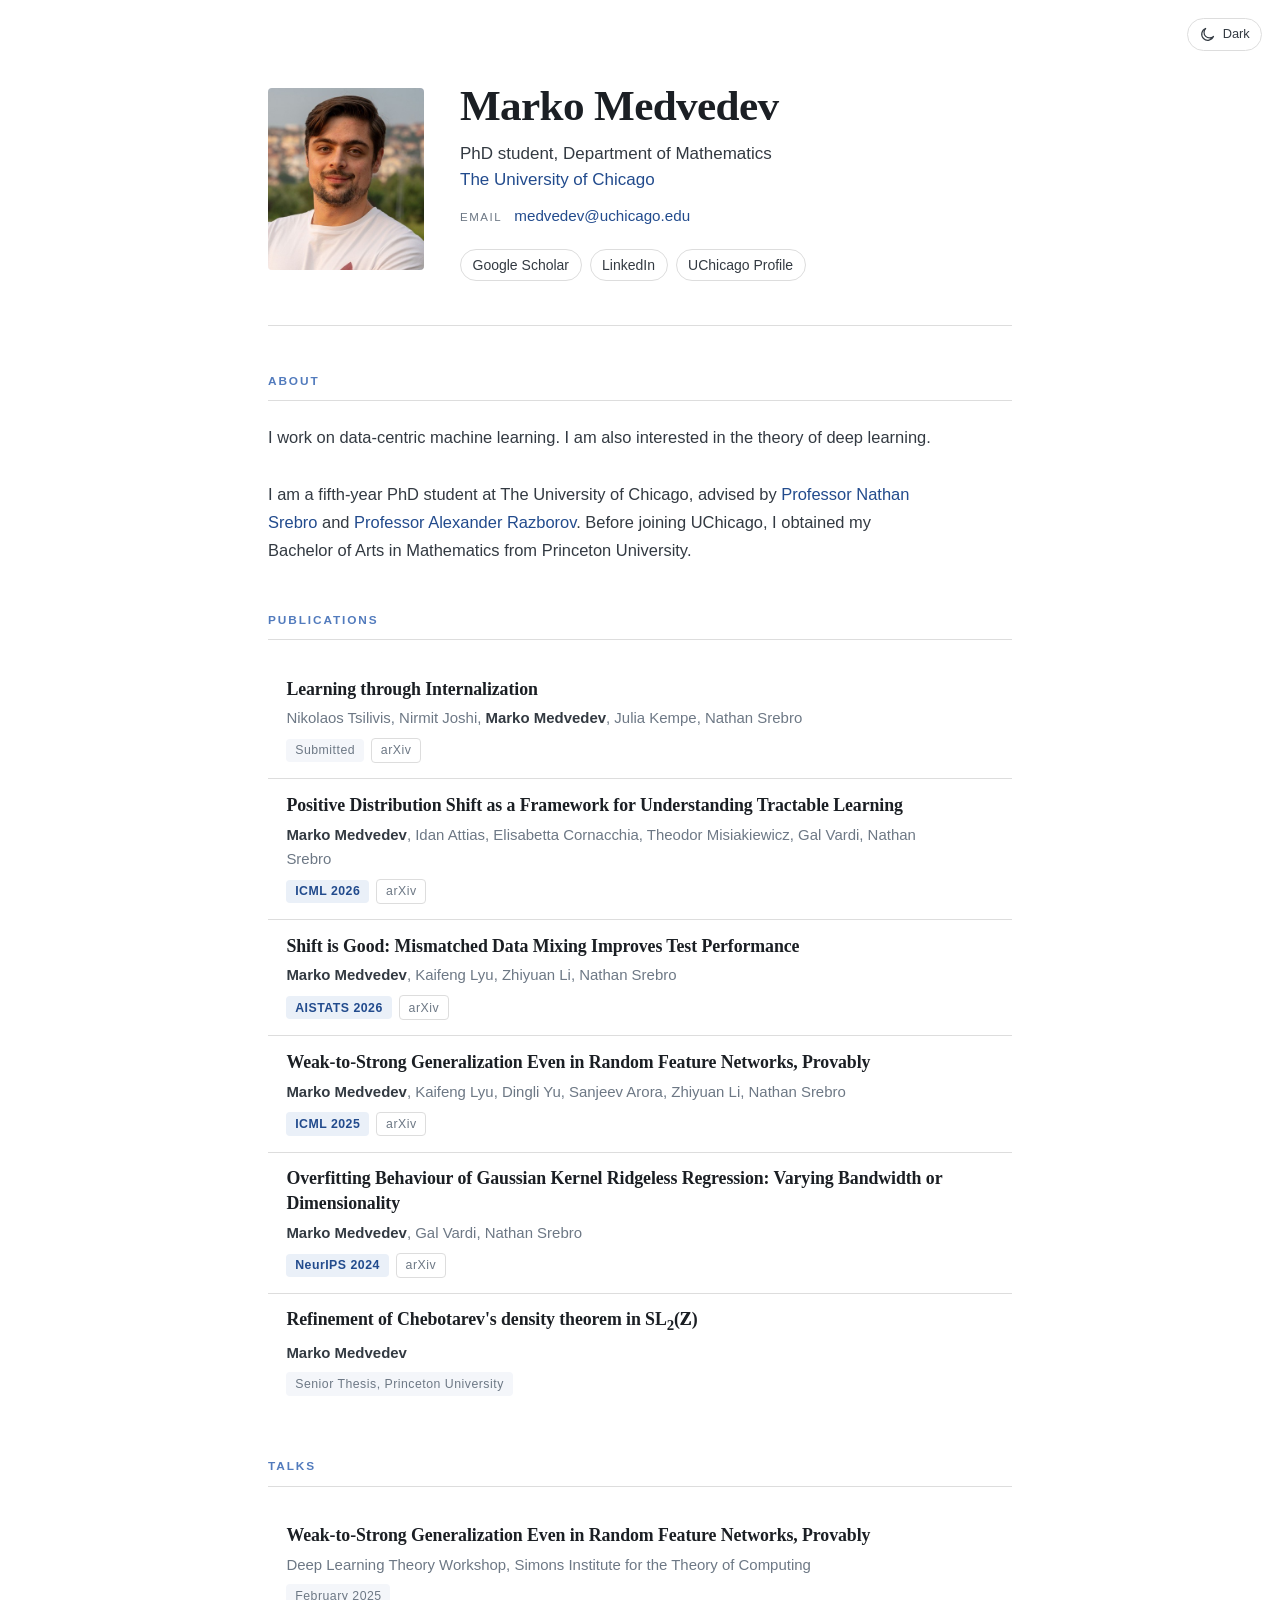
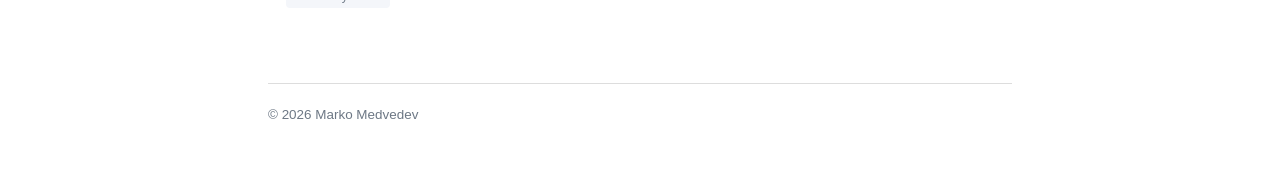
<file: index.html>
<!DOCTYPE html>
<html lang="en">
<head>
<meta charset="utf-8" />
<meta name="viewport" content="width=device-width, initial-scale=1" />
<title>Marko Medvedev's Personal Page</title>
<meta name="description" content="Marko Medvedev — PhD student in the Department of Mathematics at the University of Chicago, working on the theory of machine learning and deep learning." />
<meta name="author" content="Marko Medvedev" />
<link rel="canonical" href="https://marko-medvedev.github.io/" />
<link rel="icon" href="assets/uchicago-shield.svg" type="image/svg+xml" />
<link rel="alternate icon" href="assets/favicon-32.png" sizes="32x32" type="image/png" />
<link rel="apple-touch-icon" href="assets/apple-touch-icon.png" />
<meta name="theme-color" content="#ffffff" />
<meta property="og:type" content="website" />
<meta property="og:title" content="Marko Medvedev" />
<meta property="og:description" content="PhD student in the Department of Mathematics, University of Chicago. Theory of machine learning and deep learning." />
<meta property="og:url" content="https://marko-medvedev.github.io/" />
<meta property="og:image" content="https://marko-medvedev.github.io/assets/marko-medvedev.jpg" />
<meta name="twitter:card" content="summary" />
<link rel="stylesheet" href="css/style.css" />
<script>
(function () {
  /* Light is the default. Only an explicit past choice can select dark. */
  try {
    var saved = localStorage.getItem("theme");
    if (saved === "dark" || saved === "light") {
      document.documentElement.setAttribute("data-theme", saved);
    }
  } catch (e) {}
})();
</script>
</head>
<body>
<a class="skip" href="#about">Skip to content</a>

<main class="page">

  <button id="theme-toggle" class="theme-toggle" type="button"
          aria-label="Switch to dark theme" aria-pressed="false" hidden>
    <svg class="icon-sun" width="17" height="17" viewBox="0 0 24 24" aria-hidden="true"
         fill="none" stroke="currentColor" stroke-width="1.7" stroke-linecap="round">
      <circle cx="12" cy="12" r="4.2" />
      <path d="M12 2.4v2.3M12 19.3v2.3M4.22 4.22l1.63 1.63M18.15 18.15l1.63 1.63M2.4 12h2.3M19.3 12h2.3M4.22 19.78l1.63-1.63M18.15 5.85l1.63-1.63" />
    </svg>
    <svg class="icon-moon" width="17" height="17" viewBox="0 0 24 24" aria-hidden="true"
         fill="none" stroke="currentColor" stroke-width="1.7" stroke-linecap="round"
         stroke-linejoin="round">
      <path d="M20.5 14.6A8.6 8.6 0 1 1 9.4 3.5a6.9 6.9 0 0 0 11.1 11.1z" />
    </svg>
    <span class="theme-toggle-text">Dark</span>
  </button>

  <header class="masthead">
    <div class="portrait">
      <img src="assets/marko-medvedev.jpg" alt="Portrait of Marko Medvedev" width="654" height="760" />
    </div>
    <div class="identity">
      <h1>Marko Medvedev</h1>
      <p class="affiliation">
        PhD student, Department of Mathematics<br />
        <a href="https://www.math.uchicago.edu">The University of Chicago</a>
      </p>
      <p class="contact" id="contact">
        <span class="label">Email</span>
        <span class="email" data-user="medvedev" data-domain="uchicago.edu">
          <i>[last name]</i> at uchicago dot edu
        </span>
      </p>
      <nav class="links" aria-label="Profiles">
        <a href="https://scholar.google.com/citations?user=ftjH16EAAAAJ&amp;hl=en&amp;oi=ao">Google&nbsp;Scholar</a>
        <a href="https://www.linkedin.com/in/marko-medvedev">LinkedIn</a>
        <a href="https://mathematics.uchicago.edu/people/profile/marko-medvedev/">UChicago&nbsp;Profile</a>
      </nav>
    </div>
  </header>

  <section class="section" id="about">
    <h2 class="section-title">About</h2>
    <p class="lede">
      I work on data-centric machine learning. I am also interested in the theory of
      deep learning.
    </p>
    <p class="lede">
      I am a fifth-year PhD student at The University of Chicago, advised by
      <a href="https://nati.ttic.edu">Professor Nathan Srebro</a> and
      <a href="https://people.cs.uchicago.edu/~razborov/">Professor Alexander Razborov</a>.
      Before joining UChicago, I obtained my Bachelor of Arts in Mathematics from
      Princeton University.
    </p>
  </section>

  <section class="section" id="publications">
    <h2 class="section-title">Publications</h2>
    <ol class="pubs">

      <li class="pub">
        <h3 class="pub-title"><a href="https://arxiv.org/abs/2606.20937">Learning through Internalization</a></h3>
        <p class="pub-authors">Nikolaos Tsilivis, Nirmit Joshi, <b>Marko Medvedev</b>, Julia Kempe, Nathan Srebro</p>
        <p class="pub-meta"><span class="venue venue-quiet">Submitted</span><a class="pill" href="https://arxiv.org/abs/2606.20937">arXiv</a></p>
      </li>

      <li class="pub">
        <h3 class="pub-title"><a href="https://arxiv.org/abs/2602.08907">Positive Distribution Shift as a Framework for Understanding Tractable Learning</a></h3>
        <p class="pub-authors"><b>Marko Medvedev</b>, Idan Attias, Elisabetta Cornacchia, Theodor Misiakiewicz, Gal Vardi, Nathan Srebro</p>
        <p class="pub-meta"><span class="venue">ICML 2026</span><a class="pill" href="https://arxiv.org/abs/2602.08907">arXiv</a></p>
      </li>

      <li class="pub">
        <h3 class="pub-title"><a href="https://arxiv.org/abs/2510.25108">Shift is Good: Mismatched Data Mixing Improves Test Performance</a></h3>
        <p class="pub-authors"><b>Marko Medvedev</b>, Kaifeng Lyu, Zhiyuan Li, Nathan Srebro</p>
        <p class="pub-meta"><span class="venue">AISTATS 2026</span><a class="pill" href="https://arxiv.org/abs/2510.25108">arXiv</a></p>
      </li>

      <li class="pub">
        <h3 class="pub-title"><a href="https://arxiv.org/abs/2503.02877">Weak-to-Strong Generalization Even in Random Feature Networks, Provably</a></h3>
        <p class="pub-authors"><b>Marko Medvedev</b>, Kaifeng Lyu, Dingli Yu, Sanjeev Arora, Zhiyuan Li, Nathan Srebro</p>
        <p class="pub-meta"><span class="venue">ICML 2025</span><a class="pill" href="https://arxiv.org/abs/2503.02877">arXiv</a></p>
      </li>

      <li class="pub">
        <h3 class="pub-title"><a href="https://arxiv.org/abs/2409.03891">Overfitting Behaviour of Gaussian Kernel Ridgeless Regression: Varying Bandwidth or Dimensionality</a></h3>
        <p class="pub-authors"><b>Marko Medvedev</b>, Gal Vardi, Nathan Srebro</p>
        <p class="pub-meta"><span class="venue">NeurIPS 2024</span><a class="pill" href="https://arxiv.org/abs/2409.03891">arXiv</a></p>
      </li>

      <li class="pub">
        <h3 class="pub-title"><a href="https://dataspace.princeton.edu/handle/88435/dsp018g84mq446">Refinement of Chebotarev's density theorem in SL<sub>2</sub>(<span class="bb">Z</span>)</a></h3>
        <p class="pub-authors"><b>Marko Medvedev</b></p>
        <p class="pub-meta"><span class="venue venue-quiet">Senior Thesis, Princeton University</span></p>
      </li>

    </ol>
  </section>

  <section class="section" id="talks">
    <h2 class="section-title">Talks</h2>
    <ol class="pubs">
      <li class="pub">
        <h3 class="pub-title"><a href="https://simons.berkeley.edu/talks/marko-medvedev-university-chicago-2025-02-19">Weak-to-Strong Generalization Even in Random Feature Networks, Provably</a></h3>
        <p class="pub-authors">Deep Learning Theory Workshop, Simons Institute for the Theory of Computing</p>
        <p class="pub-meta"><span class="venue venue-quiet">February 2025</span></p>
      </li>
    </ol>
  </section>

  <footer class="footer">
    <p>&copy; <span id="year">2026</span> Marko Medvedev</p>
  </footer>

</main>

<script src="js/main.js"></script>
</body>
</html>
</file>
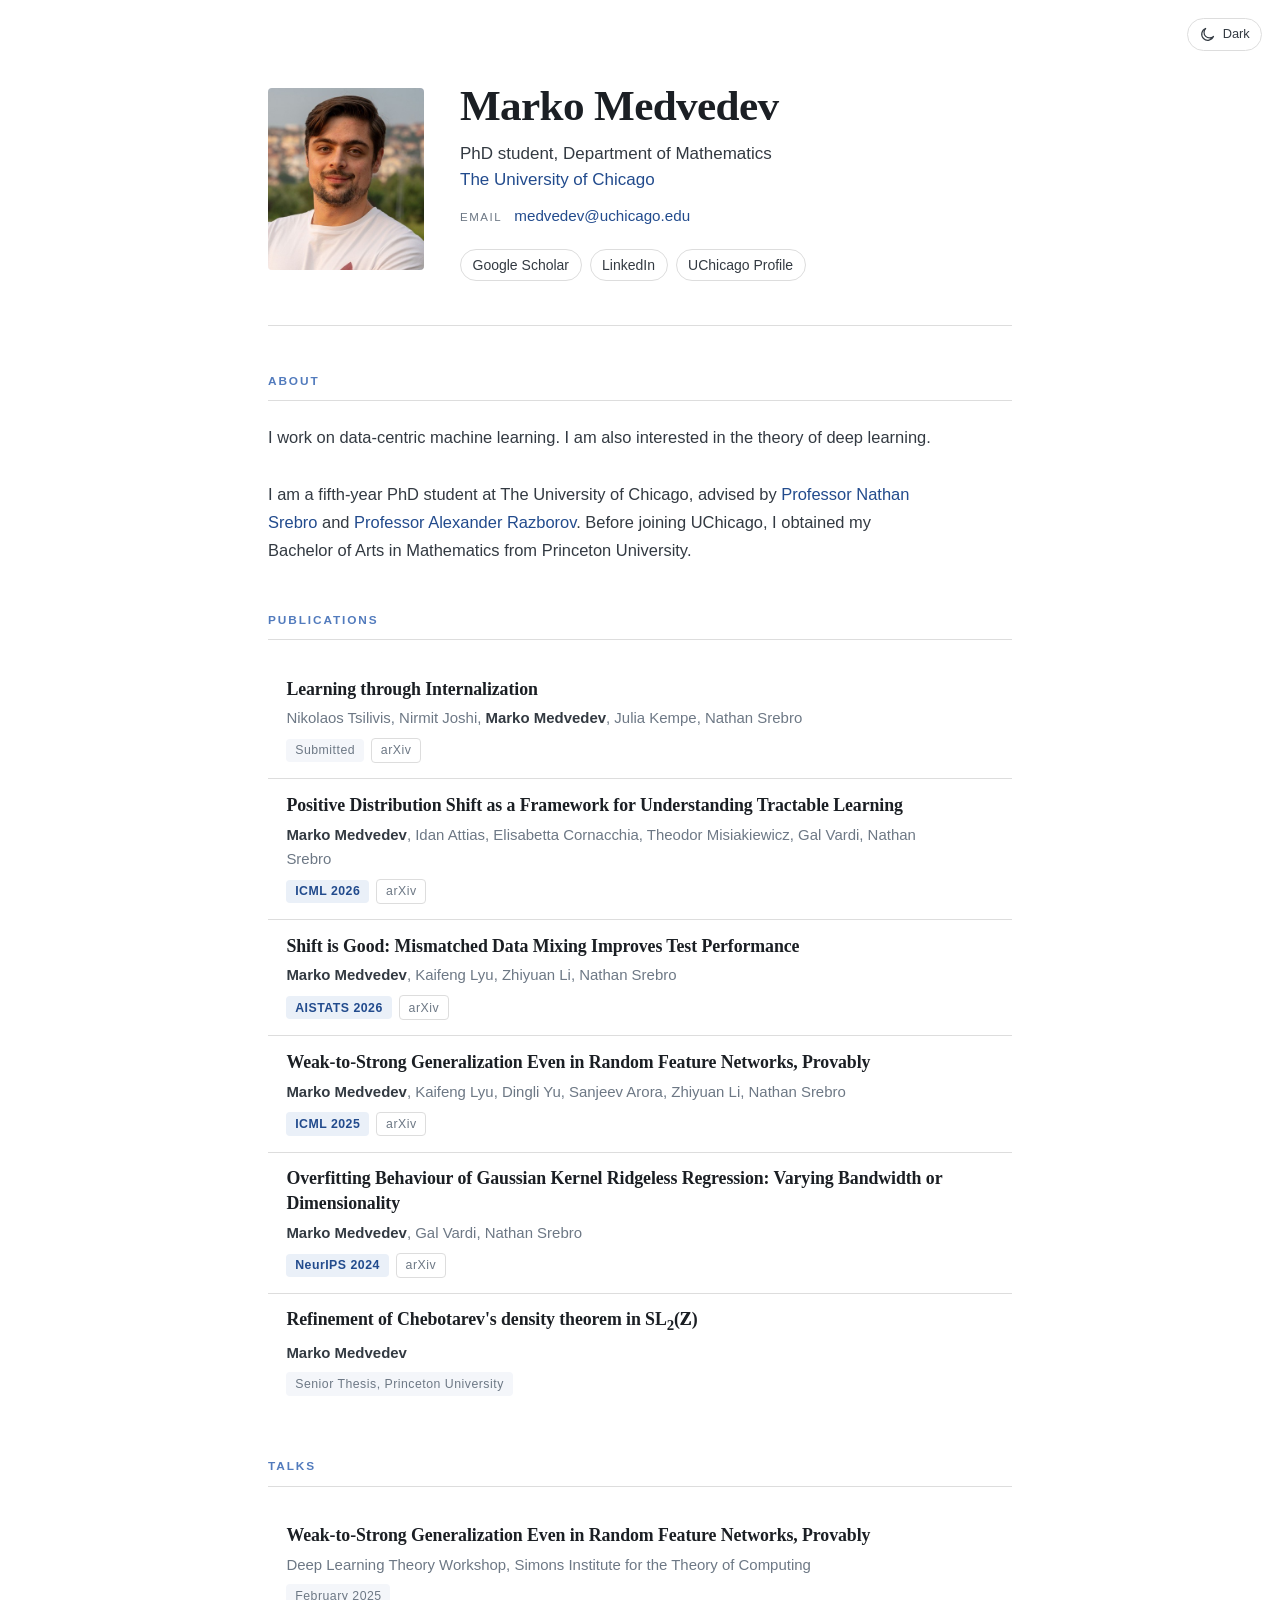
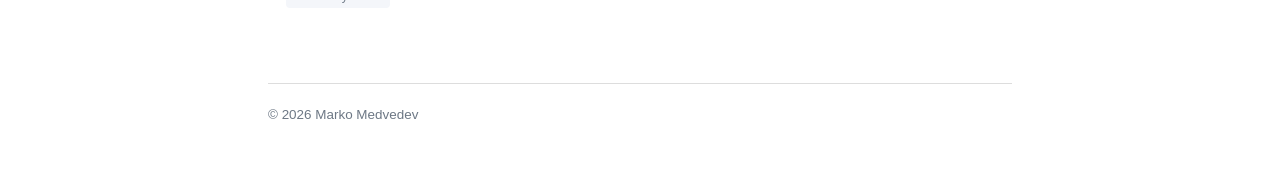
<file: uchicago-redirect/index.html>
<!DOCTYPE html>
<html lang="en">
<head>
<meta charset="utf-8" />
<title>Marko Medvedev</title>
<link rel="canonical" href="https://marko-medvedev.github.io/" />
<meta name="robots" content="noindex, follow" />
<meta http-equiv="refresh" content="0; url=https://marko-medvedev.github.io/" />
<script>window.location.replace("https://marko-medvedev.github.io/");</script>
</head>
<body></body>
</html>
</file>
<file: css/style.css>
/* Marko Medvedev — academic homepage
   Restrained editorial layout: one column, hairline rules, one accent. */

/* Light is the default and does not follow the OS. Dark is opt-in via the
   toggle, which sets data-theme="dark" on <html>.
   Light palette carries over the old jemdoc site: white ground, #527bbd
   headings, #224b8d links, #dddddd hairlines. */

:root {
  --bg:         #ffffff;
  --panel:      #f4f6fa;
  --ink:        #1b1f24;
  --ink-soft:   #333a42;
  --muted:      #6d7885;
  --rule:       #dddddd;
  --accent:     #224b8d;   /* links */
  --accent-2:   #527bbd;   /* headings, rules, marks */
  --accent-bg:  #eaf0f8;

  --serif: "Iowan Old Style", "Palatino Linotype", Palatino, "Book Antiqua", Georgia, "Times New Roman", serif;
  --sans:  -apple-system, BlinkMacSystemFont, "Segoe UI", Inter, Roboto, "Helvetica Neue", Arial, sans-serif;

  --measure: 42rem;   /* text column */
  --page:    50rem;   /* full page width incl. gutters */
}

:root[data-theme="dark"] {
  --bg:         #10141a;
  --panel:      #182029;
  --ink:        #e8eaee;
  --ink-soft:   #c5cad2;
  --muted:      #8d97a4;
  --rule:       #29313b;
  --accent:     #8fb6e8;
  --accent-2:   #a9c6ea;
  --accent-bg:  #1a2634;
}

* { box-sizing: border-box; }

html { -webkit-text-size-adjust: 100%; }

body {
  margin: 0;
  background: var(--bg);
  color: var(--ink);
  font-family: var(--sans);
  font-size: 17px;
  line-height: 1.65;
  -webkit-font-smoothing: antialiased;
  text-rendering: optimizeLegibility;
}

.skip {
  position: absolute;
  left: -9999px;
}
.skip:focus {
  left: 1rem; top: 1rem;
  padding: .5rem .75rem;
  background: var(--panel);
  border: 1px solid var(--rule);
  border-radius: 6px;
  z-index: 10;
}

a {
  color: var(--accent);
  text-decoration: none;
  border-bottom: 1px solid transparent;
  transition: border-color .15s ease, color .15s ease;
}
a:hover { border-bottom-color: currentColor; }
a:focus-visible {
  outline: 2px solid var(--accent);
  outline-offset: 3px;
  border-radius: 2px;
}

/* ---------- theme toggle ---------- */

.theme-toggle {
  position: fixed;
  top: 1.15rem;
  right: 1.15rem;
  z-index: 20;
  display: inline-flex;
  align-items: center;
  gap: .42rem;
  padding: .42rem .68rem;
  font: inherit;
  font-size: .8rem;
  line-height: 1;
  color: var(--ink-soft);
  background: var(--bg);
  border: 1px solid var(--rule);
  border-radius: 999px;
  cursor: pointer;
  transition: color .15s ease, border-color .15s ease, background .15s ease;
}
.theme-toggle:hover {
  color: var(--accent);
  border-color: var(--accent);
  background: var(--accent-bg);
}
.theme-toggle:focus-visible {
  outline: 2px solid var(--accent);
  outline-offset: 3px;
}
.theme-toggle svg { display: block; }

/* Show the icon for the theme you would switch TO. */
.theme-toggle .icon-sun { display: none; }
:root[data-theme="dark"] .theme-toggle .icon-moon { display: none; }
:root[data-theme="dark"] .theme-toggle .icon-sun  { display: block; }

.page {
  max-width: var(--page);
  margin: 0 auto;
  padding: 5.5rem 1.75rem 4rem;
}

/* ---------- masthead ---------- */

.masthead {
  display: grid;
  grid-template-columns: 156px 1fr;
  gap: 2.25rem;
  align-items: start;
  padding-bottom: 2.75rem;
  border-bottom: 1px solid var(--rule);
}

.portrait {
  position: relative;
  width: 156px;
  height: 182px;
  overflow: hidden;
  border-radius: 4px;
  background: var(--panel);
}
/* Source is 654x760 with the subject right of centre. Show the 380x444 window
   at x=240, y=0, which puts the face on the frame's vertical axis. Widths are
   percentages of the frame, so the crop holds at every breakpoint. */
.portrait img {
  position: absolute;
  top: 0;
  left: -63.2%;
  width: 172.1%;
  height: auto;
  display: block;
  filter: saturate(.96);
}

.identity h1 {
  font-family: var(--serif);
  font-weight: 600;
  font-size: clamp(2.1rem, 5.4vw, 2.7rem);
  line-height: 1.1;
  letter-spacing: -0.015em;
  margin: -0.35rem 0 0.7rem;
}

.affiliation {
  margin: 0 0 .55rem;
  color: var(--ink-soft);
  line-height: 1.55;
}

.contact {
  margin: 0 0 1.35rem;
  color: var(--ink-soft);
  font-size: .95rem;
}
.contact .label {
  font-size: .72rem;
  letter-spacing: .13em;
  text-transform: uppercase;
  color: var(--muted);
  margin-right: .5rem;
}
.contact .email i { font-style: italic; }

.links {
  display: flex;
  flex-wrap: wrap;
  gap: .5rem .5rem;
}
.links a {
  font-size: .875rem;
  line-height: 1;
  padding: .48rem .72rem;
  border: 1px solid var(--rule);
  border-radius: 999px;
  color: var(--ink-soft);
  background: transparent;
  transition: background .15s ease, border-color .15s ease, color .15s ease;
}
.links a:hover {
  color: var(--accent);
  border-color: var(--accent);
  background: var(--accent-bg);
}

/* ---------- sections ---------- */

.section { padding-top: 2.9rem; }

.section-title {
  font-family: var(--sans);
  font-size: .74rem;
  font-weight: 600;
  letter-spacing: .16em;
  text-transform: uppercase;
  color: var(--accent-2);
  margin: 0 0 1.35rem;
  padding-bottom: .55rem;
  border-bottom: 1px solid var(--rule);
}

.lede {
  max-width: var(--measure);
  margin: 0;
  color: var(--ink-soft);
  font-size: 1.03rem;
  line-height: 1.72;
}
/* One full blank line between paragraphs: 1.72em is exactly the .lede
   line-height, so the gap reads as a skipped line, not a line break. */
.lede + .lede { margin-top: 1.72em; }

/* ---------- publications & talks ---------- */

.pubs {
  list-style: none;
  margin: 0;
  padding: 0;
}

.pub {
  position: relative;
  padding: .85rem 0 .95rem 1.15rem;
  border-top: 1px solid transparent;
}
.pub + .pub { border-top-color: var(--rule); }

.pub::before {
  content: "";
  position: absolute;
  left: 0;
  top: 1.35rem;
  width: 3px;
  height: 0;
  background: var(--accent);
  border-radius: 2px;
  transition: height .18s ease;
}
.pub:hover::before { height: calc(100% - 2.1rem); }

.pub-title {
  font-family: var(--serif);
  font-size: 1.115rem;
  font-weight: 600;
  line-height: 1.4;
  letter-spacing: -0.005em;
  margin: 0 0 .3rem;
  max-width: var(--measure);
}
.pub-title a { color: var(--ink); }
.pub-title a:hover { color: var(--accent); border-bottom-color: transparent; }

.pub-authors {
  margin: 0 0 .45rem;
  font-size: .935rem;
  color: var(--muted);
  max-width: var(--measure);
}
.pub-authors b {
  font-weight: 600;
  color: var(--ink-soft);
}

.pub-meta {
  margin: 0;
  display: flex;
  flex-wrap: wrap;
  align-items: center;
  gap: .45rem;
}

.venue {
  font-size: .77rem;
  font-weight: 600;
  letter-spacing: .04em;
  line-height: 1;
  padding: .34rem .55rem;
  border-radius: 4px;
  color: var(--accent);
  background: var(--accent-bg);
}
.venue-quiet {
  color: var(--muted);
  background: var(--panel);
  font-weight: 500;
}

.pill {
  font-size: .77rem;
  letter-spacing: .04em;
  line-height: 1;
  padding: .33rem .55rem;
  border: 1px solid var(--rule);
  border-radius: 4px;
  color: var(--muted);
}
.pill:hover {
  color: var(--accent);
  border-color: var(--accent);
  border-bottom-color: var(--accent);
}

.bb {
  font-family: var(--serif);
  font-style: normal;
  font-weight: 600;
  /* blackboard-bold stand-in for the integers */
  text-shadow: -0.5px 0 currentColor;
}

/* ---------- footer ---------- */

.footer {
  margin-top: 3.75rem;
  padding-top: 1.25rem;
  border-top: 1px solid var(--rule);
  color: var(--muted);
  font-size: .84rem;
}
.footer p { margin: 0; }

/* ---------- responsive ---------- */

@media (max-width: 640px) {
  body { font-size: 16.5px; }
  .page { padding: 3rem 1.25rem 3rem; }
  .masthead {
    grid-template-columns: 1fr;
    gap: 1.5rem;
    padding-bottom: 2rem;
  }
  .portrait { width: 136px; height: 159px; }
  .identity h1 { margin-top: 0; }
  .theme-toggle { top: .75rem; right: .75rem; }
  .theme-toggle-text { display: none; }
}

/* ---------- print ---------- */

@media print {
  :root { --bg: #fff; --ink: #000; --ink-soft: #222; --muted: #444; --rule: #ccc; --accent: #000; --accent-2: #000; --accent-bg: #f2f2f2; }
  .page { max-width: none; padding: 0; }
  .links, .skip, .theme-toggle { display: none; }
  a { color: #000; }
  .pub { break-inside: avoid; }
}
</file>
